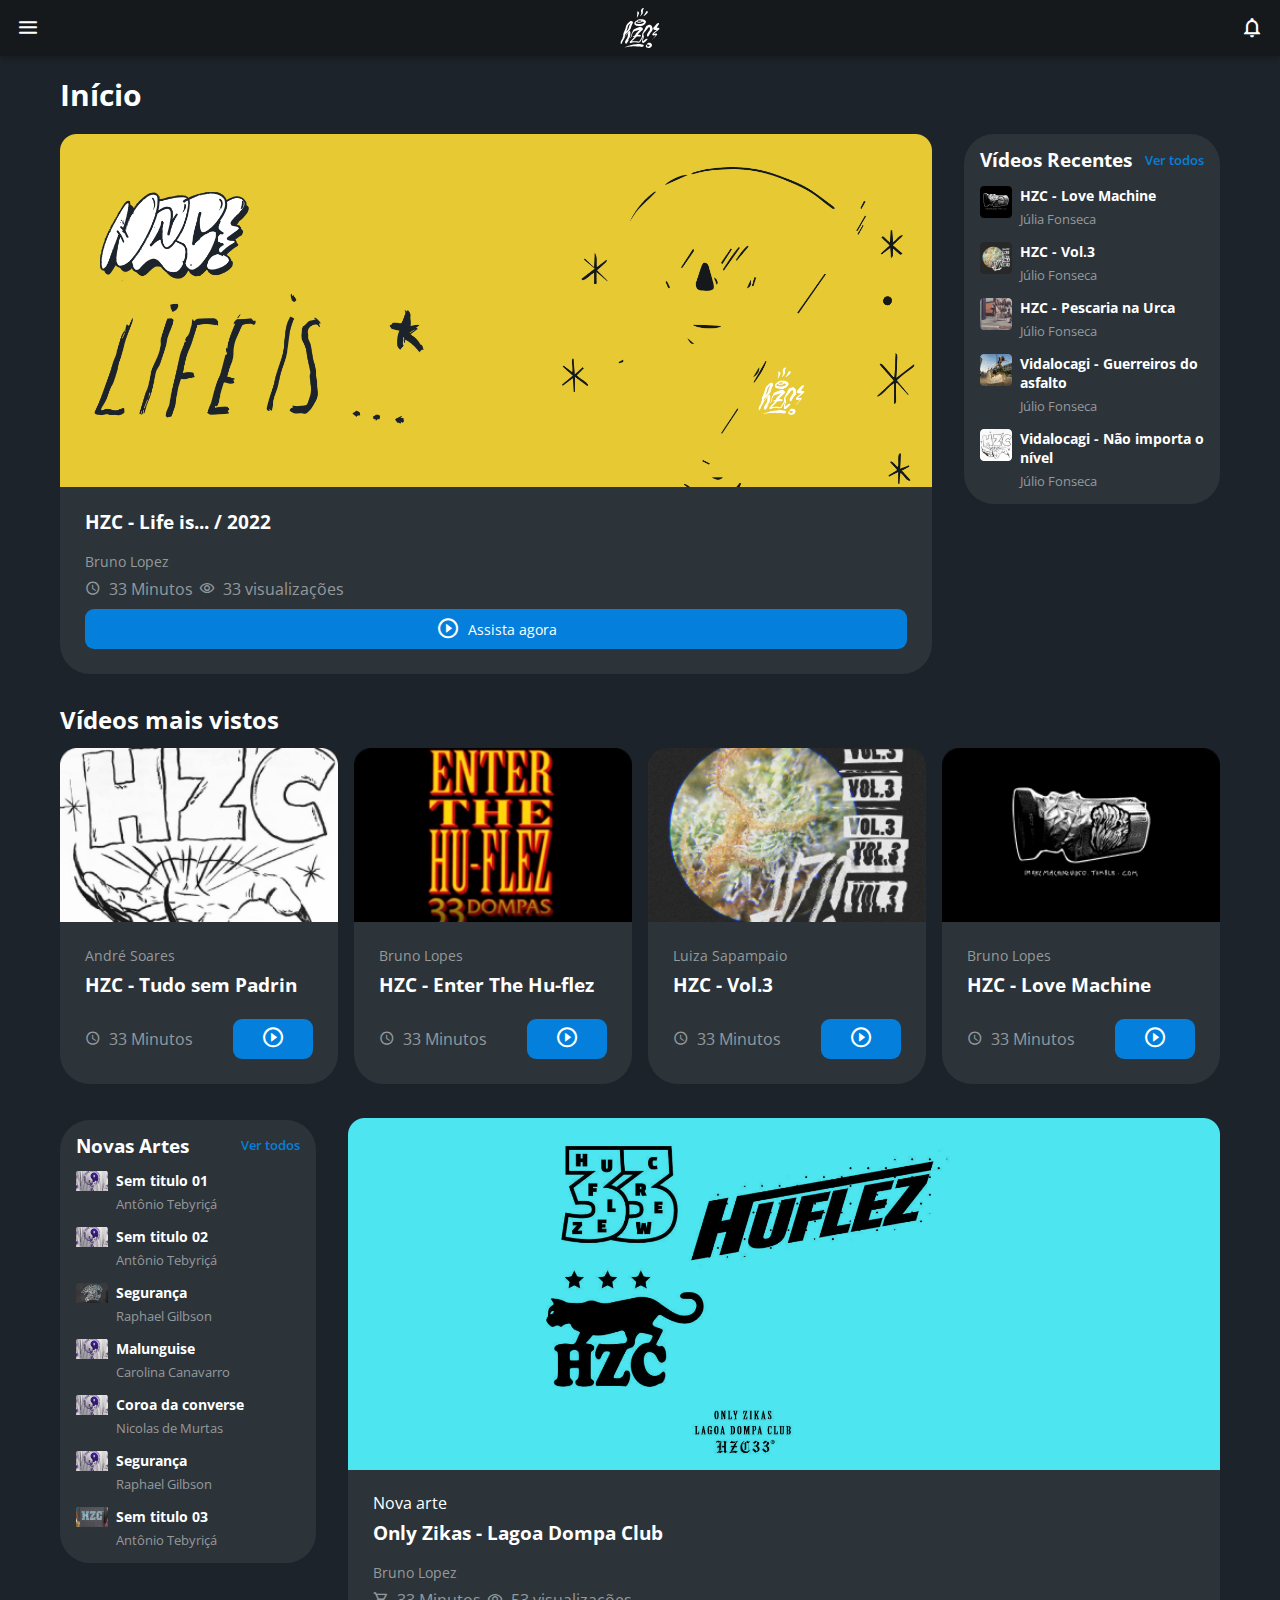
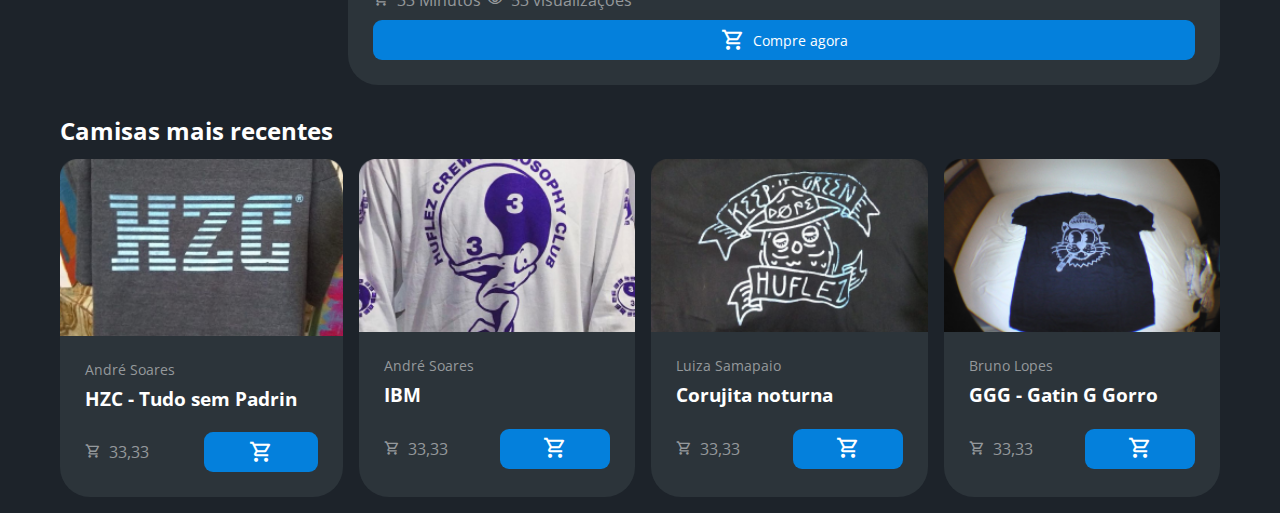
<file: index.html>
<!DOCTYPE html>
<html lang="pt-br">
<head>
    <meta charset="UTF-8">
    <meta http-equiv="X-UA-Compatible" content="IE=edge">
    <meta name="viewport" content="width=device-width, initial-scale=1.0">
    <title> HZC - Home</title>
    <link rel="preconnect" href="https://fonts.googleapis.com">
    <link rel="preconnect" href="https://fonts.gstatic.com" crossorigin>
    <link rel="stylesheet" href="https://fonts.googleapis.com/css2?family=Open+Sans:wght@400;600;700&display=swap">
    <link rel="stylesheet" href="/assets/css/reset.css">
    <link rel="stylesheet" href="/assets/css/style.css">
    <link rel="stylesheet" href="/assets/css/paginas/base/cabecalho.css">
    <link rel="stylesheet" href="/assets/css/paginas/base/menu.css">
    <link rel="stylesheet" href="/assets/css/paginas/home/principal.css">
    <link rel="stylesheet" href="/assets/css/paginas/base/cartoes.css">
</head>
<body>

    <header class="cabecalho">
        <button class="cabecalho__menu" aria-label="Menu"><i></i></button>
        <img src="/assets/img/logo.svg" alt="logo da HZC" class="cabecalho__logo">
        <h2 class="cabecalho__perfil">Bruno Lopez</h2>
        <button class="cabecalho__notificacao" aria-label="Notificação"><i></i></button>
    </header>

    <nav class="menu-lateral">
        <img src="/assets//img/logo.svg" alt="logo da HZC" class="menu-lateral__logo">
        <a href="/index.html" class="menu-lateral__link menu-lateral__link--inicio menu-lateral--focus">Início</a>
        <a href="/assets/paginas/Vídeos/videos.html" class="menu-lateral__link menu-lateral__link--videos">Vídeos</a>
        <a href="/assets/paginas/picos.html" class="menu-lateral__link menu-lateral__link--picos">Picos</a>
        <a href="#" class="menu-lateral__link menu-lateral__link--integrantes">Integrantes</a>
        <a href="#" class="menu-lateral__link menu-lateral__link--camisas">Camisas</a>
        <a href="#" class="menu-lateral__link menu-lateral__link--pinturas">Pinturas</a>
    </nav>

    <main class="principal">
        
        <h2 class="titulo-pagina">Início</h2>
        <article class="cartao cartao__destaque destaque-videos">
            <img src="/assets/img/banner-mobile_1.png" alt="Banner do cartão" class="cartao__image--mobile">
            <img src="/assets/img/banner_1.png" alt="Banner do cartão" class="cartao__image--desktop">
            <div class="cartao__conteudo">
                <h3 class="cartao__titulo">HZC - Life is... / 2022 </h3>
                <p class="cartao__perfil">Bruno Lopez</p>
                <p class="cartao__info cartao__info--minutos"> 33 Minutos</p>
                <p class="cartao__info cartao__info--visualizacoes">33 visualizações</p>
                <button class="cartao__button cartao__button--play cartao__button-destaque"><a href="/assets/paginas/Vídeos/videos.html">Assista agora</a>  </button>
            </div>
        </article>

        <article class="cartao cartao__recentes recentes-videos">
            <h3 class="cartao__titulo">Vídeos Recentes</h3>
            <a href="#" class="cartao__links">Ver todos</a>
            <ul class="cartao__lista">
                <li class="cartao__item">
                    <img src="/assets/img/miniatura_1.png" alt="Thumbnail" class="cartao__item-thumbail">
                    <h4 class="cartao__item-titulo"> HZC - Love Machine</h4>
                    <p class="cartao__item-perfil">Júlia Fonseca</p>
                </li>
                <li class="cartao__item">
                    <img src="/assets/img/miniatura_2.png" alt="Thumbnail" class="cartao__item-thumbail">
                    <h4 class="cartao__item-titulo"> HZC - Vol.3</h4>
                    <p class="cartao__item-perfil">Júlio Fonseca</p>
                </li>
                <li class="cartao__item">
                    <img src="/assets/img/miniatura_3.png" alt="Thumbnail" class="cartao__item-thumbail">
                    <h4 class="cartao__item-titulo"> HZC - Pescaria na Urca</h4>
                    <p class="cartao__item-perfil">Júlio Fonseca</p>
                </li>
                <li class="cartao__item">
                    <img src="/assets/img/miniatura_4.png" alt="Thumbnail" class="cartao__item-thumbail">
                    <h4 class="cartao__item-titulo"> Vidalocagi - Guerreiros do asfalto</h4>
                    <p class="cartao__item-perfil">Júlio Fonseca</p>
                </li>
                <li class="cartao__item">
                    <img src="/assets/img/miniatura_5.png" alt="Thumbnail" class="cartao__item-thumbail">
                    <h4 class="cartao__item-titulo"> Vidalocagi - Não importa o nível</h4>
                    <p class="cartao__item-perfil">Júlio Fonseca</p>
                </li>
            </ul>
        </article>

        <section class="secao secao-videos">
            <h2 class="titulo-section">Vídeos mais vistos </h2>
        <article class="cartao cartao-secao">
            <img src="/assets/img/video_1.png" alt="Banner do cartão" class="cartao__image">
            <div class="cartao__conteudo">
                <p class="cartao__perfil">André Soares</p>
                <h3 class="cartao__titulo">HZC - Tudo sem Padrin</h3>
                <p class="cartao__info cartao__info--minutos"> 33 Minutos</p>
                <button class="cartao__button cartao__button--play"></button>
            </div>
        </article>
        <article class="cartao cartao-secao">
            <img src="/assets/img/video_2.png" alt="Banner do cartão" class="cartao__image">
            <div class="cartao__conteudo">
                <p class="cartao__perfil">Bruno Lopes</p>
                <h3 class="cartao__titulo">HZC - Enter The Hu-flez</h3>
                <p class="cartao__info cartao__info--minutos"> 33 Minutos</p>
                <button class="cartao__button cartao__button--play"></button>
            </div>
        </article>
        <article class="cartao cartao-secao">
            <img src="/assets/img/video_3.png" alt="Banner do cartão" class="cartao__image">
            <div class="cartao__conteudo">
                <p class="cartao__perfil">Luiza Sapampaio</p>
                <h3 class="cartao__titulo">HZC - Vol.3</h3>
                <p class="cartao__info cartao__info--minutos"> 33 Minutos</p>
                <button class="cartao__button cartao__button--play"></button>
            </div>
        </article>
        <article class="cartao cartao-secao">
            <img src="/assets/img/video_4.png" alt="Banner do cartão" class="cartao__image">
            <div class="cartao__conteudo">
                <p class="cartao__perfil">Bruno Lopes</p>
                <h3 class="cartao__titulo">HZC - Love Machine</h3>
                <p class="cartao__info cartao__info--minutos"> 33 Minutos</p>
                <button class="cartao__button cartao__button--play"></button>
            </div>
        </article>
        </section>

        <article class="cartao cartao__recentes recentes-produtos">
            <h3 class="cartao__titulo">Novas Artes</h3>
            <a href="#" class="cartao__links">Ver todos</a>
            <ul class="cartao__lista">
                <li class="cartao__item">
                    <img src="/assets/img/produto_2.png" alt="Thumbnail" class="cartao__item-thumbail">
                    <h4 class="cartao__item-titulo">Sem titulo 01</h4>
                    <p class="cartao__item-perfil">Antônio Tebyriçá</p>
                </li>
                <li class="cartao__item">
                    <img src="/assets/img/produto_2.png" alt="Thumbnail" class="cartao__item-thumbail">
                    <h4 class="cartao__item-titulo">Sem titulo 02</h4>
                    <p class="cartao__item-perfil">Antônio Tebyriçá</p>
                </li>
                <li class="cartao__item">
                    <img src="/assets/img/produto_3.png" alt="Thumbnail" class="cartao__item-thumbail">
                    <h4 class="cartao__item-titulo"> Segurança</h4>
                    <p class="cartao__item-perfil">Raphael Gilbson</p>
                </li>
                <li class="cartao__item">
                    <img src="/assets/img/produto_2.png" alt="Thumbnail" class="cartao__item-thumbail">
                    <h4 class="cartao__item-titulo">Malunguise</h4>
                    <p class="cartao__item-perfil">Carolina Canavarro</p>
                </li>
                <li class="cartao__item">
                    <img src="/assets/img/produto_2.png" alt="Thumbnail" class="cartao__item-thumbail">
                    <h4 class="cartao__item-titulo">Coroa da converse</h4>
                    <p class="cartao__item-perfil">Nicolas de Murtas</p>
                </li>
                <li class="cartao__item">
                    <img src="/assets/img/produto_2.png" alt="Thumbnail" class="cartao__item-thumbail">
                    <h4 class="cartao__item-titulo"> Segurança</h4>
                    <p class="cartao__item-perfil">Raphael Gilbson</p>
                </li>
                <li class="cartao__item">
                    <img src="/assets/img/produto_1.png" alt="Thumbnail" class="cartao__item-thumbail">
                    <h4 class="cartao__item-titulo">Sem titulo 03</h4>
                    <p class="cartao__item-perfil">Antônio Tebyriçá</p>
                </li>
            </ul>
        </article>

        <section class="secao secao__nova-arte destaque-produtos">
            <article class="cartao cartao__produto">
                <img src="/assets/img/banner-mobile_2.png" alt="Banner do cartão" class="cartao__image--mobile">
                <img src="/assets/img/banner_2.png" alt="Banner do cartão" class="cartao__image--desktop">
                <div class="cartao__conteudo">
                    <h2 class="cartao__nova-arte">Nova arte</h2>
                    <h3 class="cartao__titulo">Only Zikas - Lagoa Dompa Club</h3>
                    <p class="cartao__perfil">Bruno Lopez</p>
                    <p class="cartao__info cartao__info--preco"> 33 Minutos</p>
                    <p class="cartao__info cartao__info--visualizacoes">53 visualizações</p>
                    <button class="cartao__button cartao__button--carinho cartao__button-destaque">Compre agora</button>
                </div>
            </article>
        </section>

        <section class="secao secao-produtos">
            <h2 class="titulo-section">Camisas mais recentes</h2>
        <article class="cartao cartao-secao">
            <img src="/assets/img/produto_1.png" alt="Banner do cartão" class="cartao__image">
            <div class="cartao__conteudo">
                <p class="cartao__perfil">André Soares</p>
                <h3 class="cartao__titulo">HZC - Tudo sem Padrin</h3>
                <p class="cartao__info cartao__info--preco"> 33,33</p>
                <button class="cartao__button cartao__button--carinho"></button>
            </div>
        </article>
        <article class="cartao cartao-secao">
            <img src="/assets/img/produto_2.png" alt="Banner do cartão" class="cartao__image">
            <div class="cartao__conteudo">
                <p class="cartao__perfil">André Soares</p>
                <h3 class="cartao__titulo">IBM</h3>
                <p class="cartao__info cartao__info--preco"> 33,33</p>
                <button class="cartao__button cartao__button--carinho"></button>
            </div>
        </article>
        <article class="cartao cartao-secao">
            <img src="/assets/img/produto_3.png" alt="Banner do cartão" class="cartao__image">
            <div class="cartao__conteudo">
                <p class="cartao__perfil">Luiza Samapaio</p>
                <h3 class="cartao__titulo">Corujita noturna</h3>
                <p class="cartao__info cartao__info--preco"> 33,33</p>
                <button class="cartao__button cartao__button--carinho"></button>
            </div>
        </article>
        <article class="cartao cartao-secao">
            <img src="/assets/img/produto_4.png" alt="Banner do cartão" class="cartao__image">
            <div class="cartao__conteudo">
                <p class="cartao__perfil">Bruno Lopes</p>
                <h3 class="cartao__titulo">GGG - Gatin G Gorro</h3>
                <p class="cartao__info cartao__info--preco"> 33,33</p>
                <button class="cartao__button cartao__button--carinho"></button>
            </div>
        </article>
        </section>

    </main>

    <script src="/assets/js/index.js"></script>
</body>
</html>
</file>
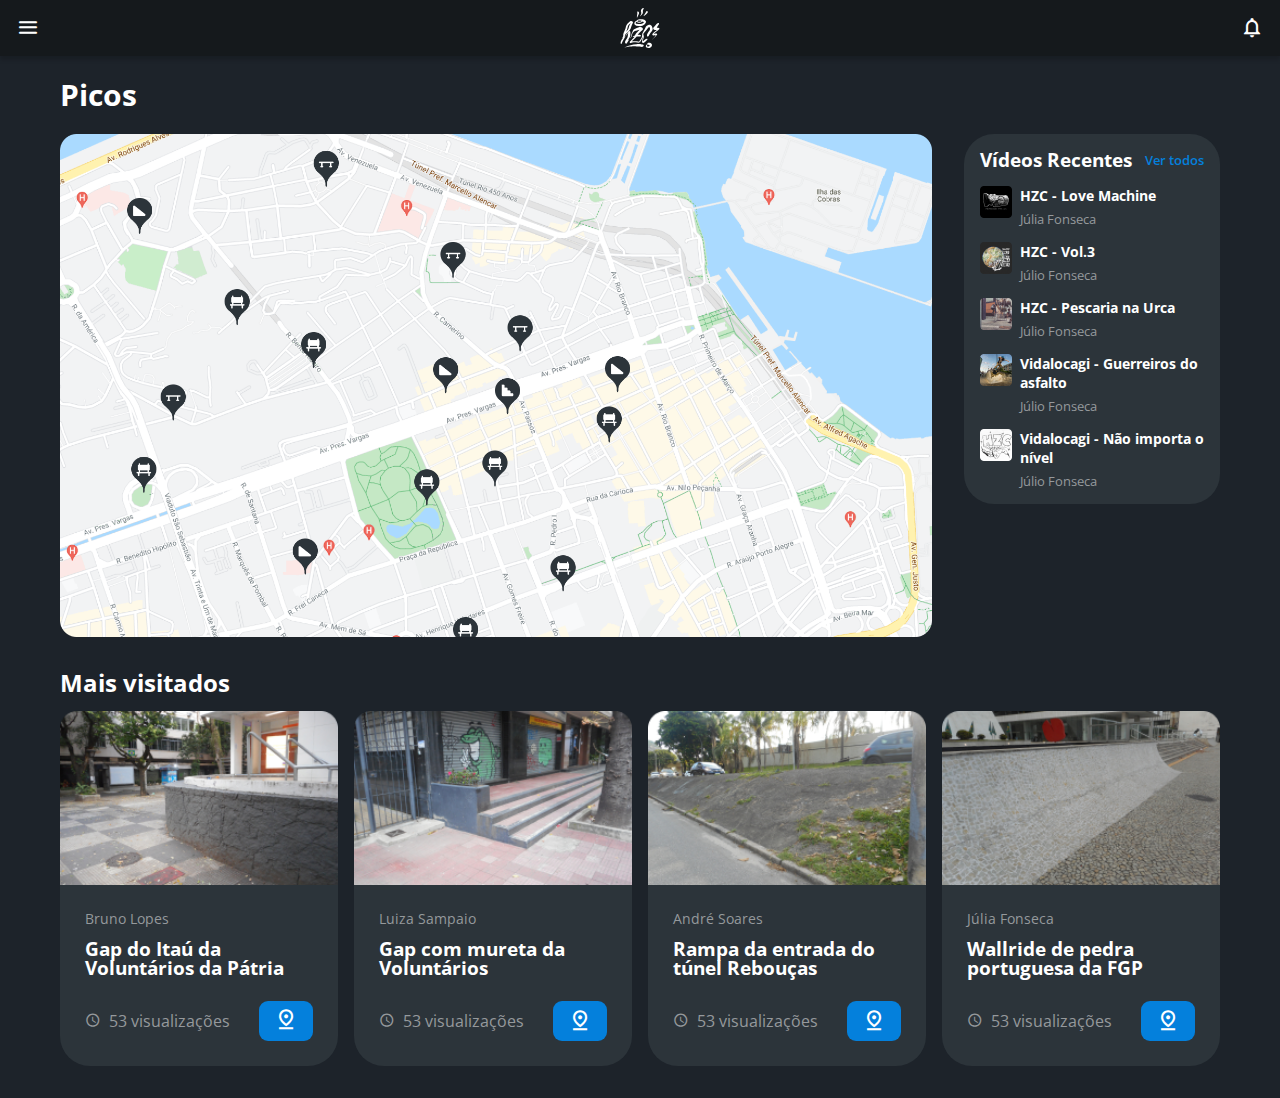
<file: assets/paginas/picos.html>
<!DOCTYPE html>
<html lang="pt-br">

    <head>
        <meta charset="UTF-8">
        <meta http-equiv="X-UA-Compatible" content="IE=edge">
        <meta name="viewport" content="width=device-width, initial-scale=1.0">
        <title> HZC - Picos</title>
        <link rel="preconnect" href="https://fonts.googleapis.com">
        <link rel="preconnect" href="https://fonts.gstatic.com" crossorigin>
        <link rel="stylesheet" href="https://fonts.googleapis.com/css2?family=Open+Sans:wght@400;600;700&display=swap">
        <link rel="stylesheet" href="/assets/css/reset.css">
        <link rel="stylesheet" href="/assets/css/style.css">
        <link rel="stylesheet" href="/assets/css/paginas/base/cabecalho.css">
        <link rel="stylesheet" href="/assets/css/paginas/base/menu.css">
        <link rel="stylesheet" href="/assets/css/paginas/base/cartoes.css">
        <link rel="stylesheet" href="/assets/css/paginas/picos/principal.css">
    </head>

<body>
    <header class="cabecalho">
        
        <button class="cabecalho__menu" aria-label="Menu"><i></i></button>
        <img src="/assets/img/logo.svg" alt="logo da HZC" class="cabecalho__logo">
        <h2 class="cabecalho__perfil">Bruno Lopez</h2>
        <button class="cabecalho__notificacao" aria-label="Notificação"><i></i></button>
    </header>
    
    <nav class="menu-lateral">
        <img src="/assets//img/logo.svg" alt="logo da HZC" class="menu-lateral__logo">
        <a href="/index.html" class="menu-lateral__link menu-lateral__link--inicio">Início</a>
        <a href="/assets/paginas/Vídeos/videos.html" class="menu-lateral__link menu-lateral__link--videos">Vídeos</a>
        <a href="/assets/paginas/picos.html" class="menu-lateral__link menu-lateral__link--picos menu-lateral--focus" >Picos</a>
        <a href="#" class="menu-lateral__link menu-lateral__link--integrantes">Integrantes</a>
        <a href="#" class="menu-lateral__link menu-lateral__link--camisas">Camisas</a>
        <a href="#" class="menu-lateral__link menu-lateral__link--pinturas">Pinturas</a>
    </nav>
    
    <main class="principal">
        
        <h2 class="titulo-pagina">Picos</h2>
        <article class="cartao cartao__destaque destaque-videos">
            <img src="/assets/img/mapa-picos-mobile.png" alt="Banner do cartão" class="cartao__image--mobile">
            <img src="/assets/img/mapa-picos.png" width="500px" alt="Banner do cartão" class="cartao__image--desktop">
        </article>

        <article class="cartao cartao__recentes recentes-videos">
            <h3 class="cartao__titulo">Vídeos Recentes</h3>
            <a href="#" class="cartao__links">Ver todos</a>
            <ul class="cartao__lista">
                <li class="cartao__item">
                    <img src="/assets/img/miniatura_1.png" alt="Thumbnail" class="cartao__item-thumbail">
                    <h4 class="cartao__item-titulo"> HZC - Love Machine</h4>
                    <p class="cartao__item-perfil">Júlia Fonseca</p>
                </li>
                <li class="cartao__item">
                    <img src="/assets/img/miniatura_2.png" alt="Thumbnail" class="cartao__item-thumbail">
                    <h4 class="cartao__item-titulo"> HZC - Vol.3</h4>
                    <p class="cartao__item-perfil">Júlio Fonseca</p>
                </li>
                <li class="cartao__item">
                    <img src="/assets/img/miniatura_3.png" alt="Thumbnail" class="cartao__item-thumbail">
                    <h4 class="cartao__item-titulo"> HZC - Pescaria na Urca</h4>
                    <p class="cartao__item-perfil">Júlio Fonseca</p>
                </li>
                <li class="cartao__item">
                    <img src="/assets/img/miniatura_4.png" alt="Thumbnail" class="cartao__item-thumbail">
                    <h4 class="cartao__item-titulo"> Vidalocagi - Guerreiros do asfalto</h4>
                    <p class="cartao__item-perfil">Júlio Fonseca</p>
                </li>
                <li class="cartao__item">
                    <img src="/assets/img/miniatura_5.png" alt="Thumbnail" class="cartao__item-thumbail">
                    <h4 class="cartao__item-titulo"> Vidalocagi - Não importa o nível</h4>
                    <p class="cartao__item-perfil">Júlio Fonseca</p>
                </li>
            </ul>
        </article>

        <section class="secao secao-videos">
            <h2 class="titulo-section">Mais visitados</h2>
        <article class="cartao cartao-secao">
            <img src="/assets/img/pico1.png" alt="Banner do cartão" class="cartao__image">
            <div class="cartao__conteudo">
                <p class="cartao__perfil">Bruno Lopes</p>
                <h3 class="cartao__titulo">Gap do Itaú da Voluntários da Pátria</h3>
                <p class="cartao__info cartao__info--minutos">53 visualizações</p>
                <a href="/assets/paginas/pico/Gap do Itaú da Voluntários da Pátria.html" class="cartao__button cartao__button--local"></a>
            </div>
        </article>
        <article class="cartao cartao-secao">
            <img src="/assets/img/pico2.png" alt="Banner do cartão" class="cartao__image">
            <div class="cartao__conteudo">
                <p class="cartao__perfil">Luiza Sampaio</p>
                <h3 class="cartao__titulo">Gap com mureta da Voluntários</h3>
                <p class="cartao__info cartao__info--minutos">53 visualizações</p>
                <button class="cartao__button cartao__button--local"></button>
            </div>
        </article>
        <article class="cartao cartao-secao">
            <img src="/assets/img/pico3.png" alt="Banner do cartão" class="cartao__image">
            <div class="cartao__conteudo">
                <p class="cartao__perfil">André Soares</p>
                <h3 class="cartao__titulo">Rampa da entrada do túnel Rebouças</h3>
                <p class="cartao__info cartao__info--minutos">53 visualizações</p>
                <button class="cartao__button cartao__button--local"></button>
            </div>
        </article>
        <article class="cartao cartao-secao">
            <img src="/assets/img/pico4.png" alt="Banner do cartão" class="cartao__image">
            <div class="cartao__conteudo">
                <p class="cartao__perfil">Júlia Fonseca</p>
                <h3 class="cartao__titulo">Wallride de pedra portuguesa da FGP</h3>
                <p class="cartao__info cartao__info--minutos">53 visualizações</p>
                <button class="cartao__button cartao__button--local"></button>
            </div>
        </article>
        </section>
    </main>
    <script src="/assets/js/index.js"></script>
</body>
</html>
</file>
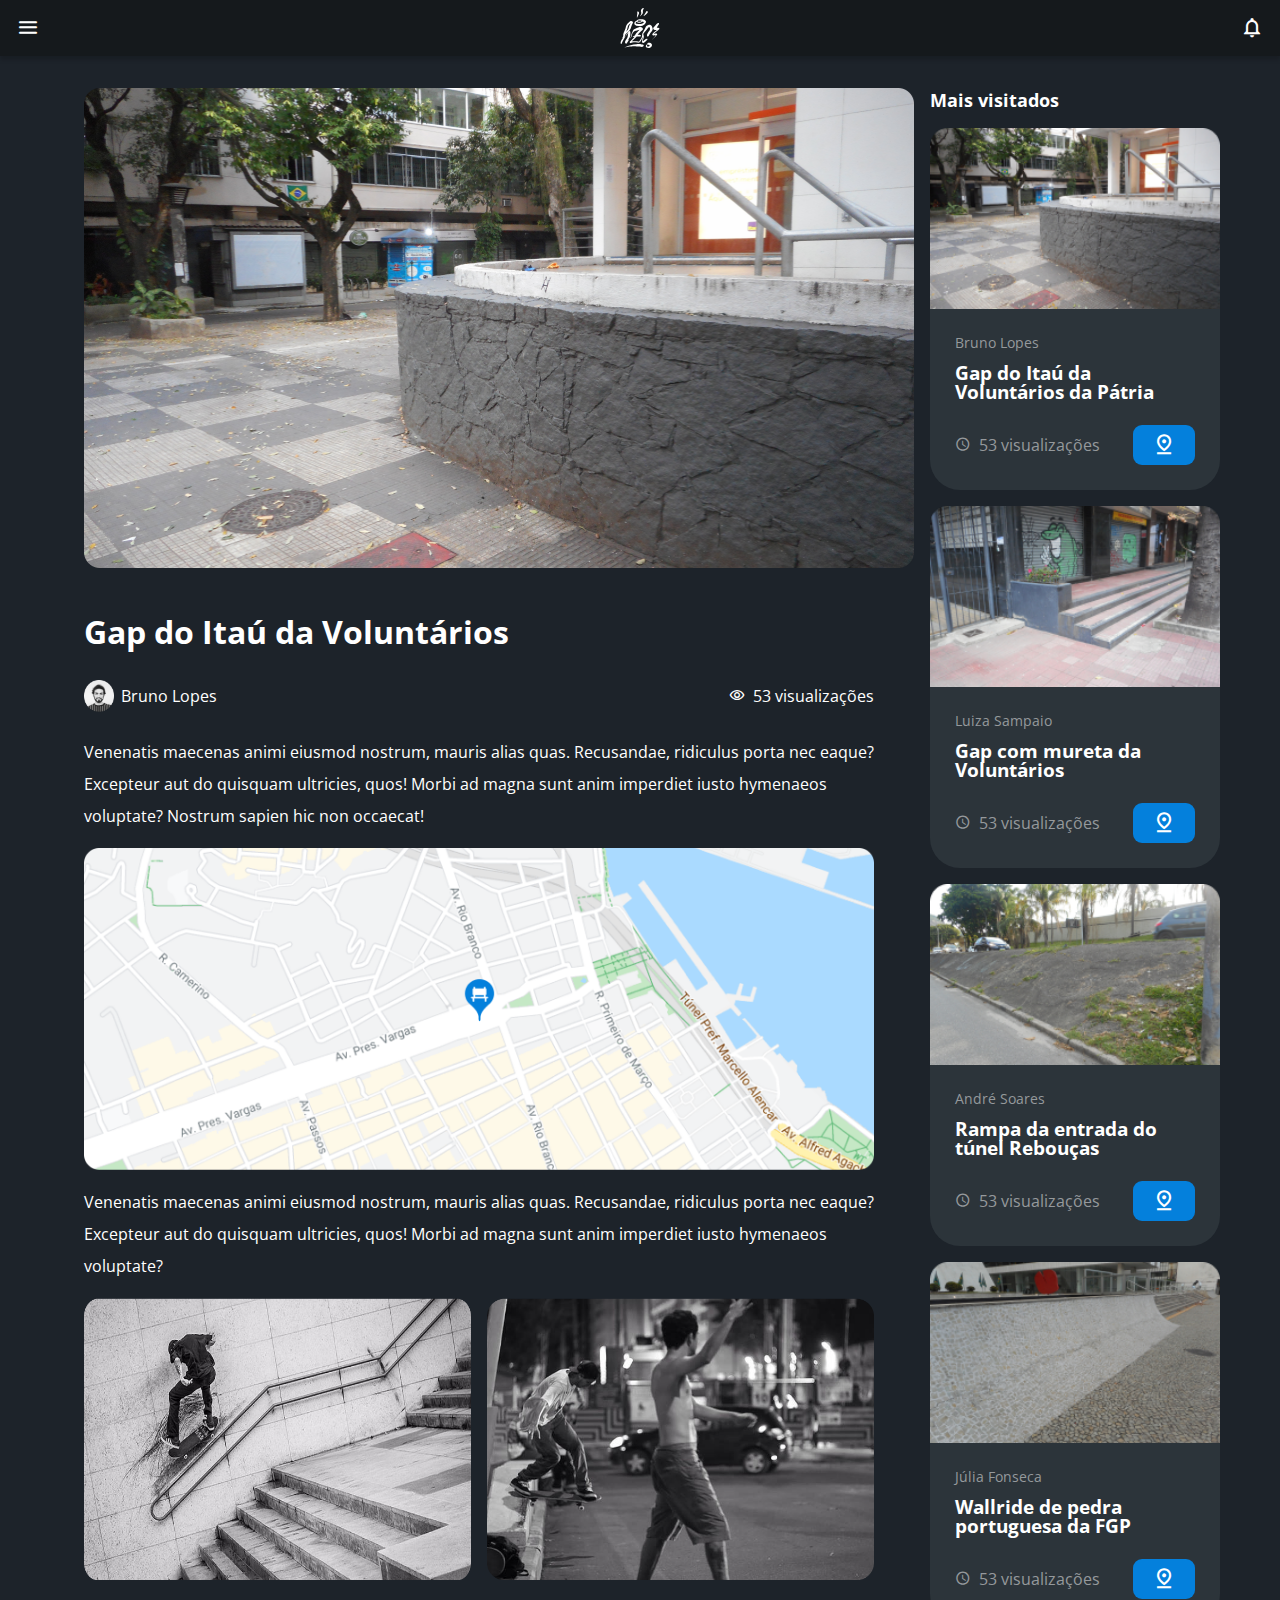
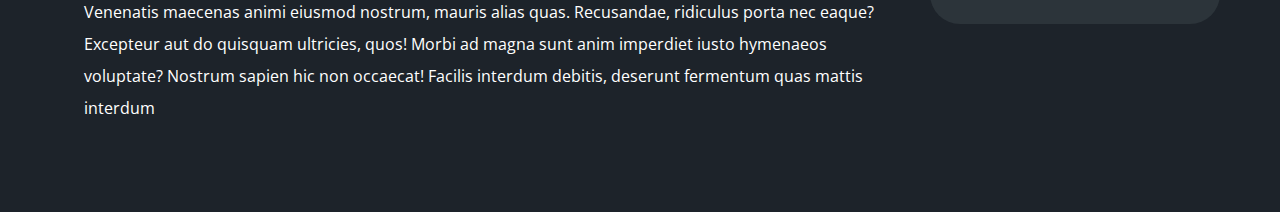
<file: assets/paginas/pico/Gap do Itaú da Voluntários da Pátria.html>
<!DOCTYPE html>
<html lang="pt-br">

    <head>
        <meta charset="UTF-8">
        <meta http-equiv="X-UA-Compatible" content="IE=edge">
        <meta name="viewport" content="width=device-width, initial-scale=1.0">
        <title> HZC - Pico</title>
        <link rel="preconnect" href="https://fonts.googleapis.com">
        <link rel="preconnect" href="https://fonts.gstatic.com" crossorigin>
        <link rel="stylesheet" href="https://fonts.googleapis.com/css2?family=Open+Sans:wght@400;600;700&display=swap">
        <link rel="stylesheet" href="/assets/css/reset.css">
        <link rel="stylesheet" href="/assets/css/style.css">
        <link rel="stylesheet" href="/assets/css/paginas/base/cabecalho.css">
        <link rel="stylesheet" href="/assets/css/paginas/base/menu.css">
        <link rel="stylesheet" href="/assets/css/paginas/base/cartoes.css">
        <link rel="stylesheet" href="/assets/css/paginas/pico/principal.css">
    </head>

<body>

    <header class="cabecalho">
        
        <button class="cabecalho__menu" aria-label="Menu"><i></i></button>
        <img src="/assets/img/logo.svg" alt="logo da HZC" class="cabecalho__logo">
        <h2 class="cabecalho__perfil">Bruno Lopez</h2>
        <button class="cabecalho__notificacao" aria-label="Notificação"><i></i></button>
    </header>
    
    <nav class="menu-lateral">
        <img src="/assets//img/logo.svg" alt="logo da HZC" class="menu-lateral__logo">
        <a href="/index.html" class="menu-lateral__link menu-lateral__link--inicio">Início</a>
        <a href="/assets/paginas/Vídeos/videos.html" class="menu-lateral__link menu-lateral__link--videos">Vídeos</a>
        <a href="/assets/paginas/picos.html" class="menu-lateral__link menu-lateral__link--picos menu-lateral--focus" >Picos</a>
        <a href="#" class="menu-lateral__link menu-lateral__link--integrantes">Integrantes</a>
        <a href="#" class="menu-lateral__link menu-lateral__link--camisas">Camisas</a>
        <a href="#" class="menu-lateral__link menu-lateral__link--pinturas">Pinturas</a>
    </nav>

    <main class="principal">

        <img src="/assets/img/gap-mobile.png" alt="" class="meramente-ilustrativo imagem-mobile">
        <img src="/assets/img/artigo_1.png" alt="" class="meramente-ilustrativo imagem-desktop">

        <section class="publicação">
            <h1 class="titulo-pagina">Gap do Itaú da Voluntários</h1>

        <div class="info-post">
            <p class="autor autor__perfil">Bruno Lopes</p>
            <p class="cartao__info--visualizacoes">53 visualizações</p>
        </div>

        <section class="secao post conteudo-post">
            <p>
                Venenatis maecenas animi eiusmod nostrum, mauris alias quas. Recusandae, ridiculus porta nec eaque? Excepteur aut do quisquam ultricies, quos! Morbi ad magna sunt anim imperdiet iusto hymenaeos voluptate? Nostrum sapien hic non occaecat! 
            </p>
            <img src="/assets/img/gap-map-mobile.png" alt="" class="imagens imagem-mobile">
            <img src="/assets/img/artigo_2.png" alt="" class="imagens imagem-desktop img1">
            <p>
                Venenatis maecenas animi eiusmod nostrum, mauris alias quas. Recusandae, ridiculus porta nec eaque? Excepteur aut do quisquam ultricies, quos! Morbi ad magna sunt anim imperdiet iusto hymenaeos voluptate? 
            </p>
            <img src="/assets/img/foto1-mobile.png" alt="cara que não saber usar uma escada" class="imagens imagem-mobile">
            <img src="/assets/img/artigo_3.png" alt="cara que não saber usar uma escada" class="imagens imagem-desktop">
            <img src="/assets/img/foto2-mobile.png" alt="Homem pedindo carona" class="imagens imagem-mobile">
            <img src="/assets/img/artigo_4.png" alt="Homem pedindo carona" class="imagens imagem-desktop">
            <p>
                Venenatis maecenas animi eiusmod nostrum, mauris alias quas. Recusandae, ridiculus porta nec eaque? Excepteur aut do quisquam ultricies, quos! Morbi ad magna sunt anim imperdiet iusto hymenaeos voluptate? Nostrum sapien hic non occaecat! Facilis interdum debitis, deserunt fermentum quas mattis interdum 
            </p>
        </section>

        </section>
        
        <aside class="secao secao__picos--similares secao-videos">
            <h2 class="titulo-section">Mais visitados</h2>
        <article class="cartao cartao-secao">
            <img src="/assets/img/pico1.png" alt="Banner do cartão" class="cartao__image">
            <div class="cartao__conteudo">
                <p class="cartao__perfil">Bruno Lopes</p>
                <h3 class="cartao__titulo">Gap do Itaú da Voluntários da Pátria</h3>
                <p class="cartao__info cartao__info--minutos">53 visualizações</p>
                <button class="cartao__button cartao__button--local"></button>
            </div>
        </article>
        <article class="cartao cartao-secao">
            <img src="/assets/img/pico2.png" alt="Banner do cartão" class="cartao__image">
            <div class="cartao__conteudo">
                <p class="cartao__perfil">Luiza Sampaio</p>
                <h3 class="cartao__titulo">Gap com mureta da Voluntários</h3>
                <p class="cartao__info cartao__info--minutos">53 visualizações</p>
                <button class="cartao__button cartao__button--local"></button>
            </div>
        </article>
        <article class="cartao cartao-secao">
            <img src="/assets/img/pico3.png" alt="Banner do cartão" class="cartao__image">
            <div class="cartao__conteudo">
                <p class="cartao__perfil">André Soares</p>
                <h3 class="cartao__titulo">Rampa da entrada do túnel Rebouças</h3>
                <p class="cartao__info cartao__info--minutos">53 visualizações</p>
                <button class="cartao__button cartao__button--local"></button>
            </div>
        </article>
        <article class="cartao cartao-secao">
            <img src="/assets/img/pico4.png" alt="Banner do cartão" class="cartao__image">
            <div class="cartao__conteudo">
                <p class="cartao__perfil">Júlia Fonseca</p>
                <h3 class="cartao__titulo">Wallride de pedra portuguesa da FGP</h3>
                <p class="cartao__info cartao__info--minutos">53 visualizações</p>
                <button class="cartao__button cartao__button--local"></button>
            </div>
        </article>
        </aside>

    </main>
    <script src="/assets/js/index.js"></script>
</body>
</html>
</file>
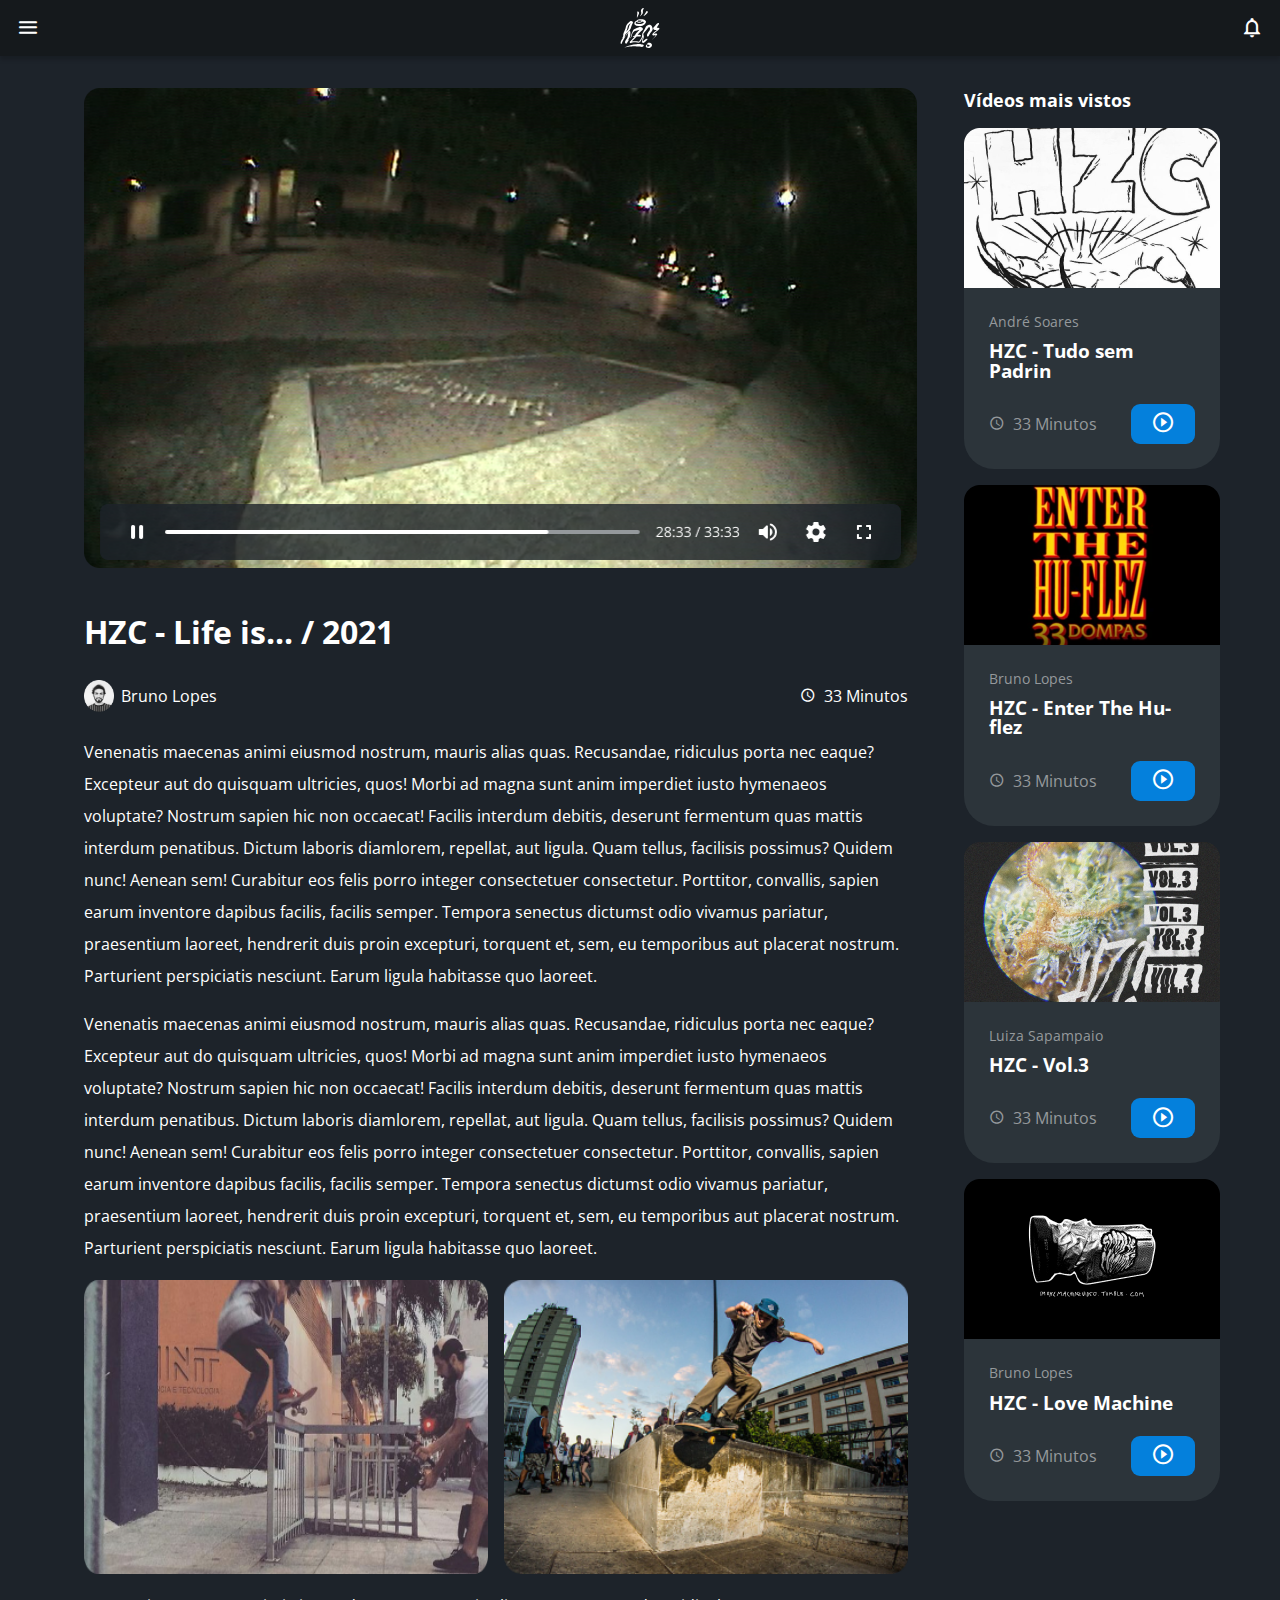
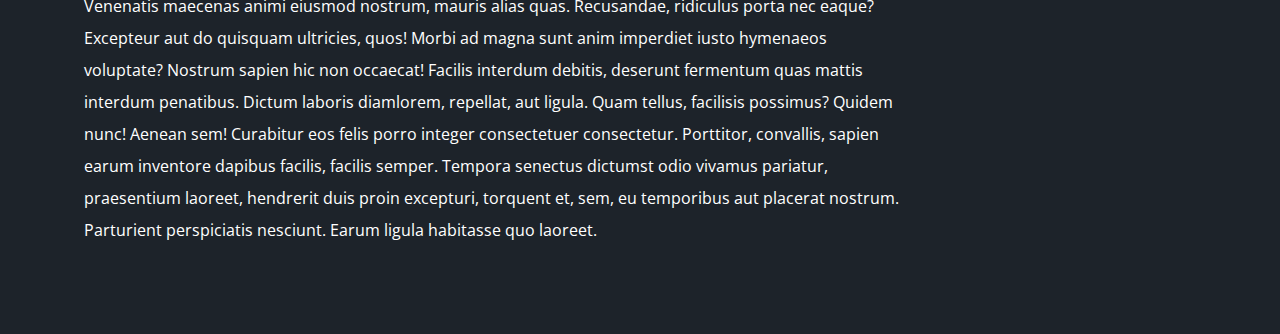
<file: assets/paginas/Vídeos/videos.html>
<!DOCTYPE html>
<html lang="pt-br">

    <head>
        <meta charset="UTF-8">
        <meta http-equiv="X-UA-Compatible" content="IE=edge">
        <meta name="viewport" content="width=device-width, initial-scale=1.0">
        <title> HZC - Vídeo</title>
        <link rel="preconnect" href="https://fonts.googleapis.com">
        <link rel="preconnect" href="https://fonts.gstatic.com" crossorigin>
        <link rel="stylesheet" href="https://fonts.googleapis.com/css2?family=Open+Sans:wght@400;600;700&display=swap">
        <link rel="stylesheet" href="/assets/css/reset.css">
        <link rel="stylesheet" href="/assets/css/style.css">
        <link rel="stylesheet" href="/assets/css/paginas/base/cabecalho.css">
        <link rel="stylesheet" href="/assets/css/paginas/base/menu.css">
        <link rel="stylesheet" href="/assets/css/paginas/base/cartoes.css">
        <link rel="stylesheet" href="/assets/css/paginas/videos/principal.css">
    </head>
<body>

    <header class="cabecalho">
        
        <button class="cabecalho__menu" aria-label="Menu"><i></i></button>
        <img src="/assets/img/logo.svg" alt="logo da HZC" class="cabecalho__logo">
        <h2 class="cabecalho__perfil">Bruno Lopez</h2>
        <button class="cabecalho__notificacao" aria-label="Notificação"><i></i></button>
    </header>
    
    <nav class="menu-lateral">
        <img src="/assets//img/logo.svg" alt="logo da HZC" class="menu-lateral__logo">
        <a href="/index.html" class="menu-lateral__link menu-lateral__link--inicio">Início</a>
        <a href="/assets/paginas/Vídeos/videos.html" class="menu-lateral__link menu-lateral__link--videos menu-lateral--focus">Vídeos</a>
        <a href="/assets/paginas/picos.html" class="menu-lateral__link menu-lateral__link--picos" >Picos</a>
        <a href="#" class="menu-lateral__link menu-lateral__link--integrantes">Integrantes</a>
        <a href="#" class="menu-lateral__link menu-lateral__link--camisas">Camisas</a>
        <a href="#" class="menu-lateral__link menu-lateral__link--pinturas">Pinturas</a>
    </nav>

    <main class="principal">

        <img src="/assets/img/video-img-ilustrativo.png" alt="" class="meramente-ilustrativo imagem-mobile">
        <img src="/assets/img/video-img-ilustrativo.png" alt="" class="meramente-ilustrativo imagem-desktop">

        <section class="publicação">
            <h1 class="titulo-pagina">HZC - Life is... / 2021</h1>

        <div class="info-post">
            <p class="autor autor__perfil">Bruno Lopes</p>
            <p class="cartao__info--minutos">33 Minutos</p>
        </div>

        <section class="secao post conteudo-post">
            <p>
                Venenatis maecenas animi eiusmod nostrum, mauris alias quas. Recusandae, ridiculus porta nec eaque? Excepteur aut do quisquam ultricies, quos! Morbi ad magna sunt anim imperdiet iusto hymenaeos voluptate? Nostrum sapien hic non occaecat! Facilis interdum debitis, deserunt fermentum quas mattis interdum penatibus. Dictum laboris diamlorem, repellat, aut ligula. Quam tellus, facilisis possimus? Quidem nunc! Aenean sem! Curabitur eos felis porro integer consectetuer consectetur. Porttitor, convallis, sapien earum inventore dapibus facilis, facilis semper. Tempora senectus dictumst odio vivamus pariatur, praesentium laoreet, hendrerit duis proin excepturi, torquent et, sem, eu temporibus aut placerat nostrum. Parturient perspiciatis nesciunt. Earum ligula habitasse quo laoreet. 
            </p>
            <p>
                Venenatis maecenas animi eiusmod nostrum, mauris alias quas. Recusandae, ridiculus porta nec eaque? Excepteur aut do quisquam ultricies, quos! Morbi ad magna sunt anim imperdiet iusto hymenaeos voluptate? Nostrum sapien hic non occaecat! Facilis interdum debitis, deserunt fermentum quas mattis interdum penatibus. Dictum laboris diamlorem, repellat, aut ligula. Quam tellus, facilisis possimus? Quidem nunc! Aenean sem! Curabitur eos felis porro integer consectetuer consectetur. Porttitor, convallis, sapien earum inventore dapibus facilis, facilis semper. Tempora senectus dictumst odio vivamus pariatur, praesentium laoreet, hendrerit duis proin excepturi, torquent et, sem, eu temporibus aut placerat nostrum. Parturient perspiciatis nesciunt. Earum ligula habitasse quo laoreet.
            </p>
            <img src="/assets/img/pagVídeo-1.png" alt="cara que não saber usar uma escada" class="imagens imagem-mobile">
            <img src="/assets/img/pagVídeo-1.png" alt="cara que não saber usar uma escada" class="imagens imagem-desktop">
            <img src="/assets/img/imgVídeo-2.png" alt="Homem pedindo carona" class="imagens imagem-mobile">
            <img src="/assets/img/imgVídeo-2.png" alt="Homem pedindo carona" class="imagens imagem-desktop">
            <p class="i">
                Venenatis maecenas animi eiusmod nostrum, mauris alias quas. Recusandae, ridiculus porta nec eaque? Excepteur aut do quisquam ultricies, quos! Morbi ad magna sunt anim imperdiet iusto hymenaeos voluptate? Nostrum sapien hic non occaecat! Facilis interdum debitis, deserunt fermentum quas mattis interdum penatibus. Dictum laboris diamlorem, repellat, aut ligula. Quam tellus, facilisis possimus? Quidem nunc! Aenean sem! Curabitur eos felis porro integer consectetuer consectetur. Porttitor, convallis, sapien earum inventore dapibus facilis, facilis semper. Tempora senectus dictumst odio vivamus pariatur, praesentium laoreet, hendrerit duis proin excepturi, torquent et, sem, eu temporibus aut placerat nostrum. Parturient perspiciatis nesciunt. Earum ligula habitasse quo laoreet.
            </p>
        </section>

        </section>
        
        <section class="secao secao__videos--similares secao-videos">
            <h2 class="titulo-section">Vídeos mais vistos </h2>
        <article class="cartao cartao-secao">
            <img src="/assets/img/video_1.png" alt="Banner do cartão" class="cartao__image">
            <div class="cartao__conteudo">
                <p class="cartao__perfil">André Soares</p>
                <h3 class="cartao__titulo">HZC - Tudo sem Padrin</h3>
                <p class="cartao__info cartao__info--minutos"> 33 Minutos</p>
                <button class="cartao__button cartao__button--play"></button>
            </div>
        </article>
        <article class="cartao cartao-secao">
            <img src="/assets/img/video_2.png" alt="Banner do cartão" class="cartao__image">
            <div class="cartao__conteudo">
                <p class="cartao__perfil">Bruno Lopes</p>
                <h3 class="cartao__titulo">HZC - Enter The Hu-flez</h3>
                <p class="cartao__info cartao__info--minutos"> 33 Minutos</p>
                <button class="cartao__button cartao__button--play"></button>
            </div>
        </article>
        <article class="cartao cartao-secao">
            <img src="/assets/img/video_3.png" alt="Banner do cartão" class="cartao__image">
            <div class="cartao__conteudo">
                <p class="cartao__perfil">Luiza Sapampaio</p>
                <h3 class="cartao__titulo">HZC - Vol.3</h3>
                <p class="cartao__info cartao__info--minutos"> 33 Minutos</p>
                <button class="cartao__button cartao__button--play"></button>
            </div>
        </article>
        <article class="cartao cartao-secao">
            <img src="/assets/img/video_4.png" alt="Banner do cartão" class="cartao__image">
            <div class="cartao__conteudo">
                <p class="cartao__perfil">Bruno Lopes</p>
                <h3 class="cartao__titulo">HZC - Love Machine</h3>
                <p class="cartao__info cartao__info--minutos"> 33 Minutos</p>
                <button class="cartao__button cartao__button--play"></button>
            </div>
        </article>
        </section>

       <!--  <aside class="secao secao__picos--similares secao-videos">
            <h2 class="titulo-section">Mais visitados</h2>
        <article class="cartao cartao-secao">
            <img src="/assets/img/pico1.png" alt="Banner do cartão" class="cartao__image">
            <div class="cartao__conteudo">
                <p class="cartao__perfil">Bruno Lopes</p>
                <h3 class="cartao__titulo">Gap do Itaú da Voluntários da Pátria</h3>
                <p class="cartao__info cartao__info--minutos">53 visualizações</p>
                <button class="cartao__button cartao__button--local"></button>
            </div>
        </article>
        <article class="cartao cartao-secao">
            <img src="/assets/img/pico2.png" alt="Banner do cartão" class="cartao__image">
            <div class="cartao__conteudo">
                <p class="cartao__perfil">Luiza Sampaio</p>
                <h3 class="cartao__titulo">Gap com mureta da Voluntários</h3>
                <p class="cartao__info cartao__info--minutos">53 visualizações</p>
                <button class="cartao__button cartao__button--local"></button>
            </div>
        </article>
        <article class="cartao cartao-secao">
            <img src="/assets/img/pico3.png" alt="Banner do cartão" class="cartao__image">
            <div class="cartao__conteudo">
                <p class="cartao__perfil">André Soares</p>
                <h3 class="cartao__titulo">Rampa da entrada do túnel Rebouças</h3>
                <p class="cartao__info cartao__info--minutos">53 visualizações</p>
                <button class="cartao__button cartao__button--local"></button>
            </div>
        </article>
        <article class="cartao cartao-secao">
            <img src="/assets/img/pico4.png" alt="Banner do cartão" class="cartao__image">
            <div class="cartao__conteudo">
                <p class="cartao__perfil">Júlia Fonseca</p>
                <h3 class="cartao__titulo">Wallride de pedra portuguesa da FGP</h3>
                <p class="cartao__info cartao__info--minutos">53 visualizações</p>
                <button class="cartao__button cartao__button--local"></button>
            </div>
        </article>
        </aside>
 -->
    </main>
    <script src="/assets/js/index.js"></script>
</body>
</html>
</file>
<file: assets/css/style.css>
@font-face {
    font-family: 'icones';
    src: url(../font/icones.ttf);
}

body {
    background: #1D232A;
    font-family: 'Open sans','icones', sans-serif;
    color: #ffffff;
}

/* Desktop */
@media screen and (min-width: 1440px) {
    body {
        display:grid;
        grid-template-columns: auto 1fr;
    }
}
</file>
<file: assets/css/paginas/base/cabecalho.css>
@font-face {
    font-family: 'icones';
    src: url(../../../font/icones.ttf);
}

/* Mobile fist */
.cabecalho {
    display: flex;
    justify-content: space-between;
    align-items: center;
    background-color: #15191C;
    padding: 8px 16px;
    box-shadow: 0px 4px 4px rgba(0, 0, 0, 0.16);
    grid-column: 2
}

.cabecalho__menu i::before {
    content: "\e904";
    font-size: 24px
}

.cabecalho__notificacao i::before {
    content: "\e906";
    font-size: 24px;
    align-items: flex-start
}

.cabecalho__logo {
    height: 40px;
    transition: .30s
}

.cabecalho__logo--off {
    display: none;
}

.cabecalho__perfil {
    display: none;
}

/* Desktop */
@media screen and (min-width: 1440px) {
    .cabecalho{
        background: #1D232A;
        display:grid;
        column-gap: 32px;
        grid-template-columns: 1fr auto;
        padding: 16px 60px;
        height: 80px;
        box-sizing:border-box;
        align-items: center;
        grid-column: 2
    }

    .cabecalho__logo {
        display: none
    }

    .cabecalho__menu {
        display:none
    }

    .cabecalho__perfil {
        display: grid;
        grid-template-columns: repeat(3, auto);
        column-gap: 8px;
        align-items: center;
        padding: 8px 32px;
        border-right: 1px solid #95999C;
        align-self: flex-start;
        color: #95999C;
        justify-content: flex-end;
    }

    .cabecalho__perfil::before {
        content: '';
        display:block;
        height: 32px;
        width: 32px;
        background-image: url("/assets/img/profile_1.png");
        background-size: contain;
        background-repeat: no-repeat;
        background-position: contain;
    }

    .cabecalho__perfil::after {
        content: "\e90d";
        color: #ffffff;
        font-size: 24px;
    }
}
</file>
<file: assets/css/paginas/base/menu.css>
@font-face {
    font-family: 'icones';
    src: url(../../../font/icones.ttf);
}

/* Mobile Fist */
.menu-lateral {
    display:flex;
    flex-wrap: wrap;
    flex-direction: column;
    background-color: #15191C;
    width: 75vw;
    height: 100vh;

    position: absolute;
    left: -100vw;
    transition: .30s
}

.menu-lateral--ativo {
    left: 0;
}

.menu-lateral__logo {
    align-self: center;
    width: 118px;
    padding: 16px;
}

.menu-lateral__link {
    display:flex;
    color: #95999C;
    height: 64px;
    padding-left: 64px;
    align-items: center;
}

.menu-lateral--focus {
    color: #FFFFFF;
    padding-left: 56px;
    border-left: 8px solid #ffffff;
}

.menu-lateral__link::before {
    content:"\e901";
    width: 24px;
    height: 24px;
    font-size: 24px;
    position: absolute;
    left: 24px
}

.menu-lateral__link--inicio::before{
    content: "\e902"
}
.menu-lateral__link--videos::before{
    content: "\e90e"
}
.menu-lateral__link--picos::before{
    content: "\e909"
}
.menu-lateral__link--integrantes::before{
    content: "\e903"
}
.menu-lateral__link--camisas::before{
    content: "\e900"
}
.menu-lateral__link--pinturas::before{
    content: "\e90a"
}

/* Tablet */
@media screen and (min-width: 768px){
    .menu-lateral{
        width: 50%;
    }
}

/* Desktop */
@media screen and (min-width: 1440px) {

    .menu-lateral{
        position:static;
        width: 200px;
        grid-column: 1;
        grid-row:1 / 3;
    }
}
</file>
<file: assets/css/paginas/home/principal.css>
@font-face {
    font-family: 'icones';
    src: url(../../../font/icones.ttf);
}

.principal {
    padding: 24px;
    display: grid;
    gap: 16px;
}

.titulo-pagina {
    font-size: 1.9rem;
    padding: 8px 0;
    font-weight: bold;
}

.secao {
    display: grid;
    gap: 16px
}

.secao__nova-arte {
    padding: 18px 0
}

.titulo-section {
    font-size: 1.5rem;
    font-weight: bold 
}

/* Tablet */
@media screen and (min-width: 768px){

    .principal {
        display: grid;
        grid-template-columns: repeat(3, auto);
        grid-template-areas: 
        "titulo-pagina titulo-pagina "
        "destaque-videos destaque-videos "
        "secao-videos secao-videos "
        " destaque-produtos destaque-produtos"
        "secao-produtos secao-produtos"
        ;
        column-gap: 32px;
        padding: 16px 60px;
        grid-column: 2;
    }

    .titulo-pagina{
        grid-area: titulo-pagina
    }

    .secao-videos{
        grid-template-columns: repeat(4, 1fr);
    }

    .secao{
        display: grid;
        
    }

    .titulo-section {
        grid-column: 1/5
    }

    .destaque-videos {
        grid-area: destaque-videos;
    }
    
    .recentes-videos {
        grid-area: recentes-videos
    }
    
    .secao-videos {
        grid-area: secao-videos
    }
    
    .destaque-produtos {
        grid-area: destaque-produtos;
    }
    
    .recentes-produtos {
        grid-area: recentes-produtos;
        margin-top: 20px
    }
    
    .secao-produtos {
        grid-area: secao-produtos
    }

}


@media screen and (min-width: 1024px){
    .principal {
        display: grid;
        grid-template-columns: repeat(3, auto);
        grid-template-areas: 
        "titulo-pagina titulo-pagina titulo-pagina"
        "destaque-videos destaque-videos recentes-videos"
        "secao-videos secao-videos secao-videos"
        "recentes-produtos destaque-produtos destaque-produtos"
        "secao-produtos secao-produtos secao-produtos"
        ;
        column-gap: 32px;
        padding: 16px 60px;
        grid-column: 2;
    }

    .titulo-pagina{
        grid-area: titulo-pagina
    }

    .secao-videos{
        grid-template-columns: repeat(4, 1fr);
    }

    .secao{
        display: grid;
        
    }

    .titulo-section {
        grid-column: 1/5
    }

    .destaque-videos {
        grid-area: destaque-videos;
    }
    
    .recentes-videos {
        grid-area: recentes-videos
    }
    
    .secao-videos {
        grid-area: secao-videos
    }
    
    .destaque-produtos {
        grid-area: destaque-produtos;
    }
    
    .recentes-produtos {
        grid-area: recentes-produtos;
        margin-top: 20px
    }
    
    .secao-produtos {
        grid-area: secao-produtos
    }
}

/* Desktop  */
/* @media screen and (min-width: 1440px) {
    .principal {
        display: grid;
        grid-template-columns: repeat(3, auto);
        grid-template-areas: 
        "titulo-pagina titulo-pagina titulo-pagina"
        "destaque-videos destaque-videos recentes-videos"
        "secao-videos secao-videos secao-videos"
        "recentes-produtos destaque-produtos destaque-produtos"
        "secao-produtos secao-produtos secao-produtos"
        ;
        column-gap: 32px;
        padding: 16px 60px;
        grid-column: 2;
    }

    .titulo-pagina{
        grid-area: titulo-pagina
    }

    .secao-videos{
        grid-template-columns: repeat(4, 1fr);
    }

    .secao{
        display: grid;
        
    }

    .titulo-section {
        grid-column: 1/5
    }

    .destaque-videos {
        grid-area: destaque-videos;
    }
    
    .recentes-videos {
        grid-area: recentes-videos
    }
    
    .secao-videos {
        grid-area: secao-videos
    }
    
    .destaque-produtos {
        grid-area: destaque-produtos;
    }
    
    .recentes-produtos {
        grid-area: recentes-produtos;
        margin-top: 20px
    }
    
    .secao-produtos {
        grid-area: secao-produtos
    }
} */
</file>
<file: assets/css/paginas/base/cartoes.css>
@font-face {
    font-family: 'icones';
    src: url(../../../font/icones.ttf);
}
.cartao {
    width: 100%;
    border-radius:30px;
    background-color: #2C343A;
}

.cartao__destaque{
    margin-bottom: 18px;
}

.cartao__conteudo {
    padding: 25px;
    display: grid;
    grid-template-columns: auto 1fr;
    row-gap: 12px;
}

.cartao__recentes {
    display: none
}

.cartao__image--desktop {
    display: none;
}

.cartao__titulo {
    font-size: 1.2rem;
    font-weight: 700;
    grid-column: span 2;
    padding-bottom: 12px;
}

.cartao__perfil {
     color: #95999C;
     font-size: 0.9rem;
     grid-column: span 2
}

.cartao__info {
    display: flex;
    align-items: center;
    color:#95999C;
    margin-right: 6px;
}

.cartao__info--minutos::before {
    content: "\e90c ";
    margin-right: 8px;
}

.cartao__info--visualizacoes::before {
    content: "\e90f ";
    margin-right: 8px;
}

.cartao__info--preco::before {
    content:"\e901";
    margin-right: 8px;
}

.cartao__button {
    background-color: #0480DC;
    border-radius: 9px;
    display: flex;
    align-items: center;
    justify-content: center;
    font-size: 0.9rem;
    height: 40px;
    width:80px;
    justify-self: flex-end;
}

.cartao__button--play::before {
    content:"\e90b";
    font-size: 1.5rem;
}

.cartao__button--local::before {
    content:"\e909";
    font-size: 1.5rem;
}

.cartao__button--carinho::before{
    content:"\e901";
    font-size: 1.5rem
}

.cartao__button-destaque {
    width: 100%;
    grid-column: span 2
}

.cartao__button-destaque::before {
    margin-right: 8px;
}

/* tablet */
@media screen and (min-width: 768px){
    .principal{
        grid-template-columns: repeat(2, 1fr);
    }

    .cartao__info{
        grid-column: span 2;
    }

    .cartao-secao {
        grid-column: span 2;
    }

    .cartao__button{
        grid-column: span 2;
        justify-content: center;
        width: 100%;
        align-self: flex-end
    }

}

/* Desktop 1024*/
@media screen and (min-width: 1024px) {

    .principal {
        grid-template-columns: repeat(3, auto)
    }

    .cartao-secao{
        grid-column: span 1
    }

    .cartao__image--desktop{
        display: block;
    }

    .cartao__image--mobile{
        display: none;
    }

    .cartao__recentes {
        display: grid;
        grid-template-columns: 1fr auto;
        align-items: center;
        row-gap: 16px;
        width: 256px;
        padding: 16px;
        box-sizing: border-box;
        align-self: flex-start;
    }

    .cartao__recentes .cartao__titulo{
        grid-column:auto;
        padding-bottom: 0;
    }

    .cartao__links {
        color:#0480DC;
        font-size: 0.8rem;
        font-weight: 600;
        justify-self: flex-end;
    }

    .cartao__lista{
        display: grid;
        row-gap: 16px;
        grid-column: span 2;
    }

    .cartao__item {
        display: grid;
        grid-template-columns: auto 1fr;
        gap: 8px
    }

    .cartao__item-thumbail {
        width: 32px;
        grid-row: 1 / 3;

    }

    .cartao__item-titulo {
        grid-column: 2/3;
        font-size: 0.9rem;
        line-height: 1.2rem;
        font-weight: 700;
    }

    .cartao__item-perfil {
        font-size: 0.8rem;
        font-weight: 400;
        color:#95999C
    }

    .cartao__button{
        grid-column: span 1;
        justify-content: center;
        width: 70%;
        align-self: flex-end
    }

    .cartao__info{
        grid-column: span 1;
    }

    .cartao__button-destaque {
        width: 100%;
        grid-column: span 2
    }
}


/* Desktop 1440*/
@media screen and (min-width: 1440px) {

    .principal {
        grid-template-columns: repeat(3, auto)
    }

    .cartao-secao{
        grid-column: span 1
    }

    .cartao__image--desktop{
        display: block;
    }

    .cartao__image--mobile{
        display: none;
    }

    .cartao__recentes {
        display: grid;
        grid-template-columns: 1fr auto;
        align-items: center;
        row-gap: 16px;
        width: 256px;
        padding: 16px;
        box-sizing: border-box;
        align-self: flex-start;
    }

    .cartao__recentes .cartao__titulo{
        grid-column:auto;
        padding-bottom: 0;
    }

    .cartao__links {
        color:#0480DC;
        font-size: 0.8rem;
        font-weight: 600;
        justify-self: flex-end;
    }

    .cartao__lista{
        display: grid;
        row-gap: 16px;
        grid-column: span 2;
    }

    .cartao__item {
        display: grid;
        grid-template-columns: auto 1fr;
        gap: 8px
    }

    .cartao__item-thumbail {
        width: 32px;
        grid-row: 1 / 3;

    }

    .cartao__item-titulo {
        grid-column: 2/3;
        font-size: 0.9rem;
        line-height: 1.2rem;
        font-weight: 700;
    }

    .cartao__item-perfil {
        font-size: 0.8rem;
        font-weight: 400;
        color:#95999C
    }

    .cartao__button{
        grid-column: span 1;
        justify-content: center;
        width: 70%;
        align-self: flex-end
    }

    .cartao__info{
        grid-column: span 1;
    }

    .cartao__button-destaque {
        width: 100%;
        grid-column: span 2
    }
}
</file>
<file: assets/css/paginas/picos/principal.css>
@font-face {
    font-family: 'icones';
    src: url(../../../font/icones.ttf);
}

.principal {
    padding: 24px;
    display: grid;
    gap: 16px;
}

.titulo-pagina {
    font-size: 1.9rem;
    padding: 8px 0;
    font-weight: bold;
}

.secao {
    display: grid;
    gap: 16px
}

.secao__nova-arte {
    padding: 18px 0
}

.titulo-section {
    font-size: 1.5rem;
    font-weight: bold 
}

/* Tablet */
@media screen and (min-width: 768px){

    .principal {
        display: grid;
        grid-template-columns: repeat(2, auto);
        grid-template-areas: 
        "titulo-pagina titulo-pagina "
        "destaque-videos destaque-videos"
        "secao-videos secao-videos"
        ;
        column-gap: 32px;
        padding: 16px 60px;
    }

    .titulo-pagina{
        grid-area: titulo-pagina
    }

    .secao-videos{
        display: grid;
        grid-template-columns: repeat(4, 1fr);
    }

    .titulo-section {
        grid-column: 1/5
    }

    .destaque-videos {
        grid-area: destaque-videos;
    }
    
    .recentes-videos {
        grid-area: recentes-videos
    }
    
    .secao-videos {
        grid-area: secao-videos
    }
}

/* Desktop  */
@media screen and (min-width: 1024px) {
    .principal {
        display: grid;
        grid-template-columns: repeat(3, auto);
        grid-template-areas: 
        "titulo-pagina titulo-pagina titulo-pagina"
        "destaque-videos destaque-videos recentes-videos"
        "secao-videos secao-videos secao-videos"
        "recentes-produtos destaque-produtos destaque-produtos"
        ;
        column-gap: 32px;
        padding: 16px 60px;
    }

    .titulo-pagina{
        grid-area: titulo-pagina
    }

    .secao-videos{
        display: grid;
        grid-template-columns: repeat(4, 1fr);
    }

    .titulo-section {
        grid-column: 1/5
    }

    .destaque-videos {
        grid-area: destaque-videos;
    }
    
    .recentes-videos {
        grid-area: recentes-videos
    }
    
    .secao-videos {
        grid-area: secao-videos
    }
    
    .destaque-produtos {
        grid-area: destaque-produtos;
    }
}
</file>
<file: assets/css/paginas/pico/principal.css>
@font-face {
    font-family: 'icones';
    src: url(../../../font/icones.ttf);
}

.conteudo-post img{
    width: 100%;
    height:100%
}

.imagem-desktop {
    display: none;
}

.meramente-ilustrativo {
    width: 100%;
    max-height: 250px;

}

.principal {
    display: grid;
    gap: 16px;
    max-width: 1440px
}

.publicação {
    padding: 24px;
}

.info-post {
    display: flex;
    justify-content: space-between;
    grid-template-columns: 1fr 1fr;
    align-items: center;
    padding: 24px 0;
}

.autor__perfil  {
    display: grid;
    grid-template-columns: auto 1fr;
    align-items: center;
    column-gap: 5px;
}

.info-post .autor::before {
    content: '';
    display: block;
    height: 32px;
    width: 32px;
    background-image: url(/assets/img/profile_2.png);
    background-repeat: no-repeat;
    background-size: contain;
    background-position: contain;
}

.titulo-pagina {
    font-size: 1.4rem;
    padding: 8px 0;
    font-weight: bold;
}

.titulo-section {
    font-weight: 700;
    font-size: 18px;
    line-height: 24px
}

.secao {
    display: grid;
    gap: 16px
}

.conteudo-post p {
    font-weight: 400;
    line-height: 32px;
    width: 100%;
}

.secao__picos--similares {
    display:none;
}

/* Tablet */
@media screen and (min-width: 768px){   

    .meramente-ilustrativo {
        display: none;
        padding: 0 24px;

    }

    .principal{
        grid-template-columns: 1fr
    }

    .conteudo-post {
        grid-template-columns: auto auto;
    }
    
    .img2 {
        grid-row: 2
    }
}

/* Desktop  */
@media screen and (min-width: 1024px) {
    .imagem-desktop{
        display: block;
    }

    .imagem-mobile {
        display: none;
    }

    .meramente-ilustrativo {
        max-height: 600px;
        height: 480px;
        width: 100%;
        max-width: 830px;
    }

    .principal {
        display: grid;
        grid-template-columns: auto 25%;
        grid-template-areas: 
        "imagem-decorativa picos"
        "titulo-principal picos"
        "info-post picos"
        "post picos"
        ;
        column-gap: 32px;
        padding: 32px 60px;
    }

    .publicação {
        max-width: 950px
    }

    .titulo-pagina {
        grid-area: titulo-principal;
    }

    .secao__picos--similares{
        grid-area: picos;
        display: grid;
        height: 250px;
    }

    .info-post {
        grid-area: info-post;
    }

    .conteudo-post {
        grid-area: post;
        grid-template-columns: auto auto;
    }

    .conteudo-post p {
        grid-column: span 2
    } 

    .img1 {
        grid-column: span 2
    }

    .titulo-pagina{
        font-size: 2rem
    }
}
</file>
<file: assets/css/paginas/videos/principal.css>
@font-face {
    font-family: 'icones';
    src: url(../../../font/icones.ttf);
}

.conteudo-post img{
    width: 100%;
    height:100%
}

.imagem-desktop {
    display: none;
}

.meramente-ilustrativo {
    width: 100%;
    max-height: 250px;
}

.principal {
    display: grid;
    gap: 16px;
    max-width: 1440px
}

.publicação {
    padding: 24px;
}

.info-post {
    display: flex;
    justify-content: space-between;
    grid-template-columns: 1fr 1fr;
    align-items: center;
    padding: 24px 0;
}

.autor__perfil  {
    display: grid;
    grid-template-columns: auto 1fr;
    align-items: center;
    column-gap: 5px;
}

.info-post .autor::before {
    content: '';
    display: block;
    height: 32px;
    width: 32px;
    background-image: url(/assets/img/profile_2.png);
    background-repeat: no-repeat;
    background-size: contain;
    background-position: contain;
}

.titulo-pagina {
    font-size: 1.4rem;
    padding: 8px 0;
    font-weight: bold;
}

.titulo-section {
    font-weight: 700;
    font-size: 18px;
    line-height: 24px
}

.secao {
    display: grid;
    gap: 16px
}

.conteudo-post p {
    font-weight: 400;
    line-height: 32px;
    width: 100%;
}

.secao__videos--similares {
    display:none;
}

/* Tablet */
@media screen and (min-width: 768px){   

    .meramente-ilustrativo {
        display: none;
        padding: 0 24px
    }

    .principal{
        grid-template-columns: 1fr
    }

    .conteudo-post {
        grid-template-columns: auto auto;
    }
    
    .img2 {
        grid-row: 2
    }

    .i {
        grid-column: span 2
    }
}

/* Desktop  */
@media screen and (min-width: 1024px) {
    .imagem-desktop{
        display: block;
    }

    .imagem-mobile {
        display: none;
    }

    .meramente-ilustrativo {
        max-height: 600px;
        height: 480px;
        max-width: 833px; 
    }

    .principal {
        display: grid;
        grid-template-columns: auto 256px;
        grid-row: auto;
        grid-template-areas: 
        "imagem-decorativa picos"
        "titulo-principal picos"
        "info-post picos"
        "post picos"
        ;
        column-gap: 32px;
        padding: 32px 60px;
    }

    .publicação {
        max-width: 833px
    }

    .titulo-pagina {
        grid-area: titulo-principal;
    }

    .secao__videos--similares{
        grid-area: picos;
        display: grid;
        height: 250px;
    }

    .info-post {
        grid-area: info-post;
    }

    .conteudo-post {
        grid-area: post;
        grid-template-columns: auto auto;
    }

    .conteudo-post p {
        grid-column: span 2
    } 

    .img1 {
        grid-column: span 2
    }

    .titulo-pagina{
        font-size: 2rem
    }
}
</file>
